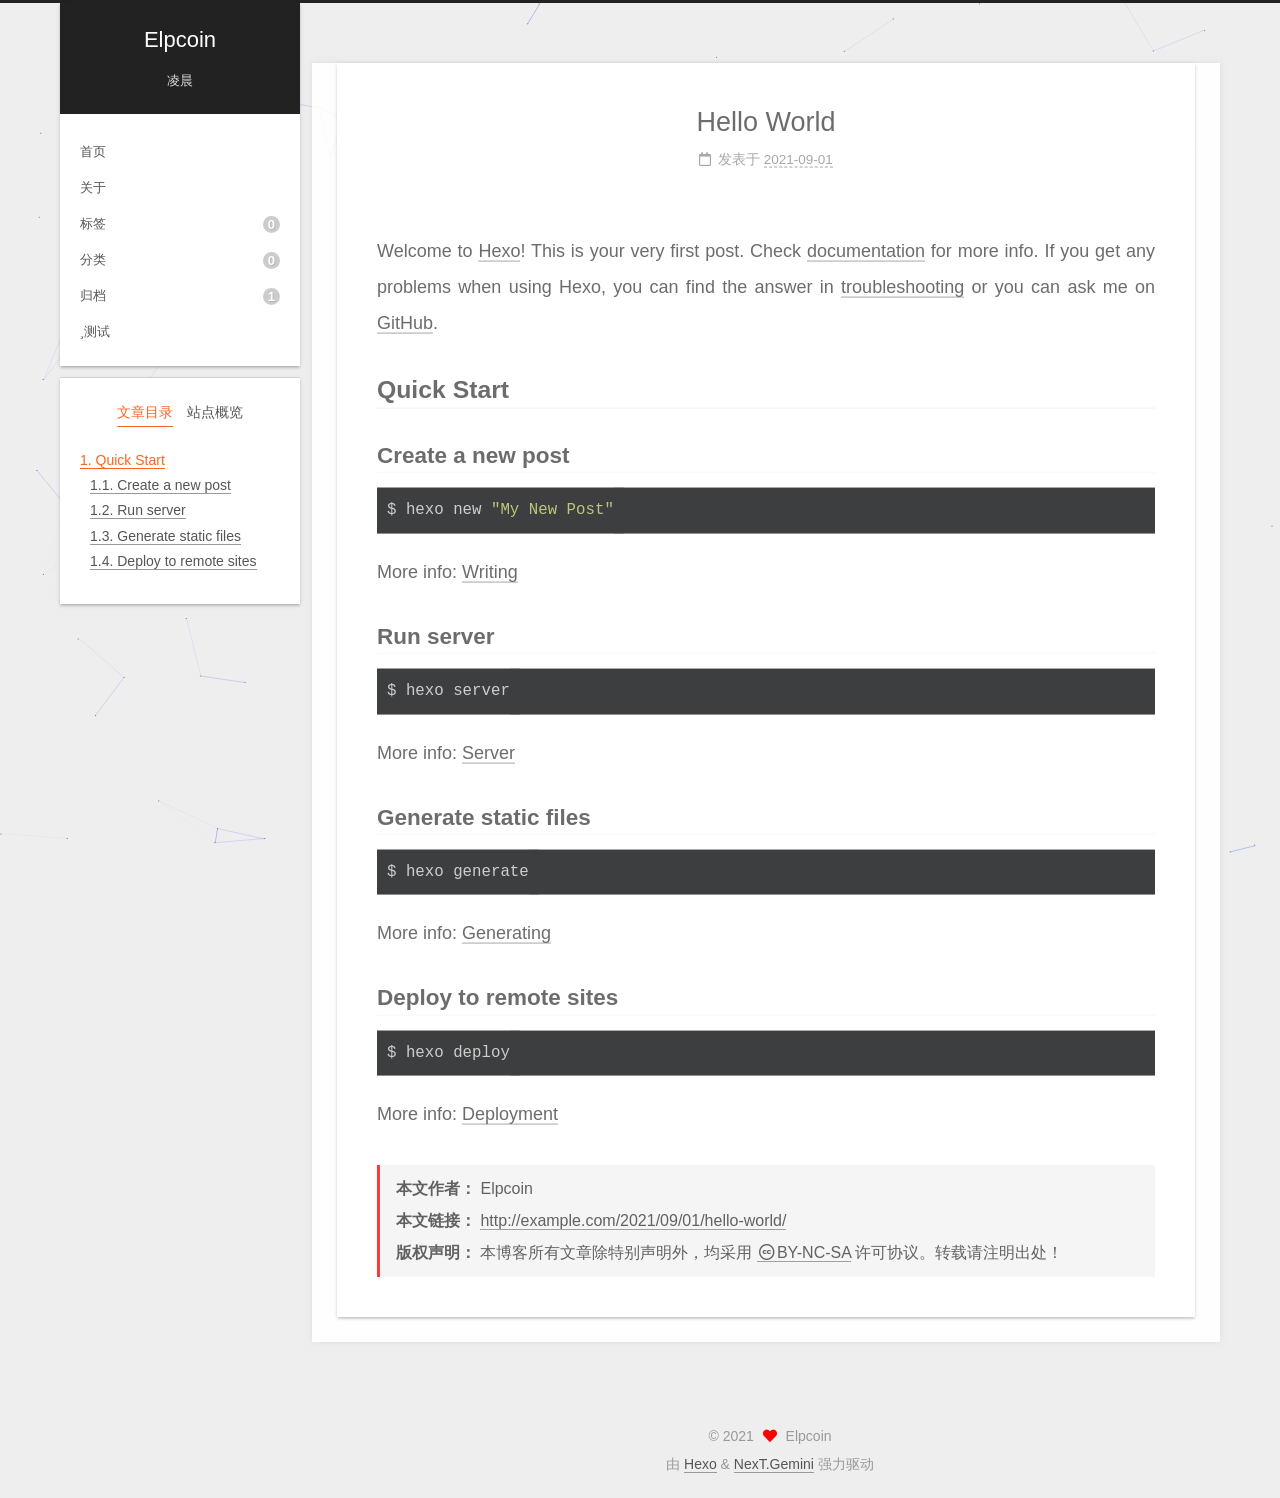
<file: 2021/09/01/hello-world/index.html>
<!DOCTYPE html>
<html lang="zh-CN">
<head>
  <meta charset="UTF-8">
<meta name="viewport" content="width=device-width, initial-scale=1, maximum-scale=2">
<meta name="theme-color" content="#222">
<meta name="generator" content="Hexo 5.4.0">
  <link rel="apple-touch-icon" sizes="180x180" href="/images/apple-touch-icon-next.png">
  <link rel="icon" type="image/png" sizes="32x32" href="/images/eva.ico">
  <link rel="icon" type="image/png" sizes="16x16" href="/images/eva.ico">
  <link rel="mask-icon" href="/images/logo.svg" color="#222">

<link rel="stylesheet" href="/css/main.css">


<link rel="stylesheet" href="/lib/font-awesome/css/all.min.css">

<script id="hexo-configurations">
    var NexT = window.NexT || {};
    var CONFIG = {"hostname":"example.com","root":"/","scheme":"Gemini","version":"7.8.0","exturl":false,"sidebar":{"position":"left","display":"post","padding":18,"offset":12,"onmobile":false},"copycode":{"enable":false,"show_result":false,"style":null},"back2top":{"enable":true,"sidebar":true,"scrollpercent":true},"bookmark":{"enable":false,"color":"#222","save":"auto"},"fancybox":false,"mediumzoom":false,"lazyload":false,"pangu":false,"comments":{"style":"tabs","active":null,"storage":true,"lazyload":false,"nav":null},"algolia":{"hits":{"per_page":10},"labels":{"input_placeholder":"Search for Posts","hits_empty":"We didn't find any results for the search: ${query}","hits_stats":"${hits} results found in ${time} ms"}},"localsearch":{"enable":false,"trigger":"auto","top_n_per_article":1,"unescape":false,"preload":false},"motion":{"enable":true,"async":false,"transition":{"post_block":"fadeIn","post_header":"slideDownIn","post_body":"slideDownIn","coll_header":"slideLeftIn","sidebar":"slideUpIn"}},"path":"search.xml"};
  </script>

  <meta name="description" content="Welcome to Hexo! This is your very first post. Check documentation for more info. If you get any problems when using Hexo, you can find the answer in troubleshooting or you can ask me on GitHub. Quick">
<meta property="og:type" content="article">
<meta property="og:title" content="Hello World">
<meta property="og:url" content="http://example.com/2021/09/01/hello-world/index.html">
<meta property="og:site_name" content="Elpcoin">
<meta property="og:description" content="Welcome to Hexo! This is your very first post. Check documentation for more info. If you get any problems when using Hexo, you can find the answer in troubleshooting or you can ask me on GitHub. Quick">
<meta property="og:locale" content="zh_CN">
<meta property="article:published_time" content="2021-09-01T06:15:17.041Z">
<meta property="article:modified_time" content="2021-09-01T06:15:17.041Z">
<meta property="article:author" content="Elpcoin">
<meta name="twitter:card" content="summary">

<link rel="canonical" href="http://example.com/2021/09/01/hello-world/">


<script id="page-configurations">
  // https://hexo.io/docs/variables.html
  CONFIG.page = {
    sidebar: "",
    isHome : false,
    isPost : true,
    lang   : 'zh-CN'
  };
</script>

  <title>Hello World | Elpcoin</title>
  






  <noscript>
  <style>
  .use-motion .brand,
  .use-motion .menu-item,
  .sidebar-inner,
  .use-motion .post-block,
  .use-motion .pagination,
  .use-motion .comments,
  .use-motion .post-header,
  .use-motion .post-body,
  .use-motion .collection-header { opacity: initial; }

  .use-motion .site-title,
  .use-motion .site-subtitle {
    opacity: initial;
    top: initial;
  }

  .use-motion .logo-line-before i { left: initial; }
  .use-motion .logo-line-after i { right: initial; }
  </style>
</noscript>

</head>

<body itemscope itemtype="http://schema.org/WebPage">
  <div class="container use-motion">
    <div class="headband"></div>

    <header class="header" itemscope itemtype="http://schema.org/WPHeader">
      <div class="header-inner"><div class="site-brand-container">
  <div class="site-nav-toggle">
    <div class="toggle" aria-label="切换导航栏">
      <span class="toggle-line toggle-line-first"></span>
      <span class="toggle-line toggle-line-middle"></span>
      <span class="toggle-line toggle-line-last"></span>
    </div>
  </div>

  <div class="site-meta">

    <a href="/" class="brand" rel="start">
      <span class="logo-line-before"><i></i></span>
      <h1 class="site-title">Elpcoin</h1>
      <span class="logo-line-after"><i></i></span>
    </a>
      <p class="site-subtitle" itemprop="description">凌晨</p>
  </div>

  <div class="site-nav-right">
    <div class="toggle popup-trigger">
    </div>
  </div>
</div>




<nav class="site-nav">
  <ul id="menu" class="main-menu menu">
        <li class="menu-item menu-item-home">

    <a href="/" rel="section"><i class="home fa-fw"></i>首页</a>

  </li>
        <li class="menu-item menu-item-about">

    <a href="/about/" rel="section"><i class="user fa-fw"></i>关于</a>

  </li>
        <li class="menu-item menu-item-tags">

    <a href="/tags/" rel="section"><i class="tags fa-fw"></i>标签<span class="badge">0</span></a>

  </li>
        <li class="menu-item menu-item-categories">

    <a href="/categories/" rel="section"><i class="th fa-fw"></i>分类<span class="badge">0</span></a>

  </li>
        <li class="menu-item menu-item-archives">

    <a href="/archives/" rel="section"><i class="archive fa-fw"></i>归档<span class="badge">1</span></a>

  </li>
        <li class="menu-item menu-item-test">

    <a href="/test/" rel="section"><i class="fa-star fa-fw"></i>测试</a>

  </li>
  </ul>
</nav>




</div>
    </header>

    


    <main class="main">
      <div class="main-inner">
        <div class="content-wrap">
          

          <div class="content post posts-expand">
            

    
  
  
  <article itemscope itemtype="http://schema.org/Article" class="post-block" lang="zh-CN">
    <link itemprop="mainEntityOfPage" href="http://example.com/2021/09/01/hello-world/">

    <span hidden itemprop="author" itemscope itemtype="http://schema.org/Person">
      <meta itemprop="image" content="/images/move.jpg">
      <meta itemprop="name" content="Elpcoin">
      <meta itemprop="description" content="人生苦短，python为伴">
    </span>

    <span hidden itemprop="publisher" itemscope itemtype="http://schema.org/Organization">
      <meta itemprop="name" content="Elpcoin">
    </span>
      <header class="post-header">
        <h1 class="post-title" itemprop="name headline">
          Hello World
        </h1>

        <div class="post-meta">
            <span class="post-meta-item">
              <span class="post-meta-item-icon">
                <i class="far fa-calendar"></i>
              </span>
              <span class="post-meta-item-text">发表于</span>

              <time title="创建时间：2021-09-01 14:15:17" itemprop="dateCreated datePublished" datetime="2021-09-01T14:15:17+08:00">2021-09-01</time>
            </span>

          

        </div>
      </header>

    
    
    
    <div class="post-body" itemprop="articleBody">

      
        <p>Welcome to <a target="_blank" rel="noopener" href="https://hexo.io/">Hexo</a>! This is your very first post. Check <a target="_blank" rel="noopener" href="https://hexo.io/docs/">documentation</a> for more info. If you get any problems when using Hexo, you can find the answer in <a target="_blank" rel="noopener" href="https://hexo.io/docs/troubleshooting.html">troubleshooting</a> or you can ask me on <a target="_blank" rel="noopener" href="https://github.com/hexojs/hexo/issues">GitHub</a>.</p>
<h2 id="Quick-Start"><a href="#Quick-Start" class="headerlink" title="Quick Start"></a>Quick Start</h2><h3 id="Create-a-new-post"><a href="#Create-a-new-post" class="headerlink" title="Create a new post"></a>Create a new post</h3><figure class="highlight bash"><table><tr><td class="code"><pre><span class="line">$ hexo new <span class="string">&quot;My New Post&quot;</span></span><br></pre></td></tr></table></figure>

<p>More info: <a target="_blank" rel="noopener" href="https://hexo.io/docs/writing.html">Writing</a></p>
<h3 id="Run-server"><a href="#Run-server" class="headerlink" title="Run server"></a>Run server</h3><figure class="highlight bash"><table><tr><td class="code"><pre><span class="line">$ hexo server</span><br></pre></td></tr></table></figure>

<p>More info: <a target="_blank" rel="noopener" href="https://hexo.io/docs/server.html">Server</a></p>
<h3 id="Generate-static-files"><a href="#Generate-static-files" class="headerlink" title="Generate static files"></a>Generate static files</h3><figure class="highlight bash"><table><tr><td class="code"><pre><span class="line">$ hexo generate</span><br></pre></td></tr></table></figure>

<p>More info: <a target="_blank" rel="noopener" href="https://hexo.io/docs/generating.html">Generating</a></p>
<h3 id="Deploy-to-remote-sites"><a href="#Deploy-to-remote-sites" class="headerlink" title="Deploy to remote sites"></a>Deploy to remote sites</h3><figure class="highlight bash"><table><tr><td class="code"><pre><span class="line">$ hexo deploy</span><br></pre></td></tr></table></figure>

<p>More info: <a target="_blank" rel="noopener" href="https://hexo.io/docs/one-command-deployment.html">Deployment</a></p>

    </div>

    
    
    
        

<div>
<ul class="post-copyright">
  <li class="post-copyright-author">
    <strong>本文作者： </strong>Elpcoin
  </li>
  <li class="post-copyright-link">
    <strong>本文链接：</strong>
    <a href="http://example.com/2021/09/01/hello-world/" title="Hello World">http://example.com/2021/09/01/hello-world/</a>
  </li>
  <li class="post-copyright-license">
    <strong>版权声明： </strong>本博客所有文章除特别声明外，均采用 <a href="https://creativecommons.org/licenses/by-nc-sa/4.0/" rel="noopener" target="_blank"><i class="fab fa-fw fa-creative-commons"></i>BY-NC-SA</a> 许可协议。转载请注明出处！
  </li>
</ul>
</div>


      <footer class="post-footer">

        


        
      </footer>
    
  </article>
  
  
  



          </div>
          

<script>
  window.addEventListener('tabs:register', () => {
    let { activeClass } = CONFIG.comments;
    if (CONFIG.comments.storage) {
      activeClass = localStorage.getItem('comments_active') || activeClass;
    }
    if (activeClass) {
      let activeTab = document.querySelector(`a[href="#comment-${activeClass}"]`);
      if (activeTab) {
        activeTab.click();
      }
    }
  });
  if (CONFIG.comments.storage) {
    window.addEventListener('tabs:click', event => {
      if (!event.target.matches('.tabs-comment .tab-content .tab-pane')) return;
      let commentClass = event.target.classList[1];
      localStorage.setItem('comments_active', commentClass);
    });
  }
</script>

        </div>
          
  
  <div class="toggle sidebar-toggle">
    <span class="toggle-line toggle-line-first"></span>
    <span class="toggle-line toggle-line-middle"></span>
    <span class="toggle-line toggle-line-last"></span>
  </div>

  <aside class="sidebar">
    <div class="sidebar-inner">

      <ul class="sidebar-nav motion-element">
        <li class="sidebar-nav-toc">
          文章目录
        </li>
        <li class="sidebar-nav-overview">
          站点概览
        </li>
      </ul>

      <!--noindex-->
      <div class="post-toc-wrap sidebar-panel">
          <div class="post-toc motion-element"><ol class="nav"><li class="nav-item nav-level-2"><a class="nav-link" href="#Quick-Start"><span class="nav-number">1.</span> <span class="nav-text">Quick Start</span></a><ol class="nav-child"><li class="nav-item nav-level-3"><a class="nav-link" href="#Create-a-new-post"><span class="nav-number">1.1.</span> <span class="nav-text">Create a new post</span></a></li><li class="nav-item nav-level-3"><a class="nav-link" href="#Run-server"><span class="nav-number">1.2.</span> <span class="nav-text">Run server</span></a></li><li class="nav-item nav-level-3"><a class="nav-link" href="#Generate-static-files"><span class="nav-number">1.3.</span> <span class="nav-text">Generate static files</span></a></li><li class="nav-item nav-level-3"><a class="nav-link" href="#Deploy-to-remote-sites"><span class="nav-number">1.4.</span> <span class="nav-text">Deploy to remote sites</span></a></li></ol></li></ol></div>
      </div>
      <!--/noindex-->

      <div class="site-overview-wrap sidebar-panel">
        <div class="site-author motion-element" itemprop="author" itemscope itemtype="http://schema.org/Person">
    <img class="site-author-image" itemprop="image" alt="Elpcoin"
      src="/images/move.jpg">
  <p class="site-author-name" itemprop="name">Elpcoin</p>
  <div class="site-description" itemprop="description">人生苦短，python为伴</div>
</div>
<div class="site-state-wrap motion-element">
  <nav class="site-state">
      <div class="site-state-item site-state-posts">
          <a href="/archives/">
        
          <span class="site-state-item-count">1</span>
          <span class="site-state-item-name">日志</span>
        </a>
      </div>
  </nav>
</div>



      </div>
        <div class="back-to-top motion-element">
          <i class="fa fa-arrow-up"></i>
          <span>0%</span>
        </div>

    </div>
  </aside>
  <div id="sidebar-dimmer"></div>


      </div>
    </main>

    <footer class="footer">
      <div class="footer-inner">
        

        

<div class="copyright">
  
  &copy; 
  <span itemprop="copyrightYear">2021</span>
  <span class="with-love">
    <i class="fa fa-heart"></i>
  </span>
  <span class="author" itemprop="copyrightHolder">Elpcoin</span>
</div>
  <div class="powered-by">由 <a href="https://hexo.io/" class="theme-link" rel="noopener" target="_blank">Hexo</a> & <a href="https://theme-next.org/" class="theme-link" rel="noopener" target="_blank">NexT.Gemini</a> 强力驱动
  </div>

        








      </div>
    </footer>
  </div>

  
  
  <script color='0,0,255' opacity='0.5' zIndex='-1' count='99' src="/lib/canvas-nest/canvas-nest.min.js"></script>
  <script src="/lib/anime.min.js"></script>
  <script src="/lib/velocity/velocity.min.js"></script>
  <script src="/lib/velocity/velocity.ui.min.js"></script>

<script src="/js/utils.js"></script>

<script src="/js/motion.js"></script>


<script src="/js/schemes/pisces.js"></script>


<script src="/js/next-boot.js"></script>




  















  

  

</body>
</html>
</file>
<file: css/main.css>
.post {
  margin-top: 60px;
  margin-bottom: 60px;
  padding: 25px;
  background: rgba(255,255,255,0.9) none repeat scroll !important;
  -webkit-box-shadow: 0 0 5px rgba(202,203,203,0.5);
  -moz-box-shadow: 0 0 5px rgba(202,203,204,0.5);
}
:root {
  --body-bg-color: #eee;
  --content-bg-color: #fff;
  --card-bg-color: #f5f5f5;
  --text-color: #555;
  --blockquote-color: #666;
  --link-color: #555;
  --link-hover-color: #222;
  --brand-color: #fff;
  --brand-hover-color: #fff;
  --table-row-odd-bg-color: #f9f9f9;
  --table-row-hover-bg-color: #f5f5f5;
  --menu-item-bg-color: #f5f5f5;
  --btn-default-bg: #fff;
  --btn-default-color: #555;
  --btn-default-border-color: #555;
  --btn-default-hover-bg: #222;
  --btn-default-hover-color: #fff;
  --btn-default-hover-border-color: #222;
}
html {
  line-height: 1.15; /* 1 */
  -webkit-text-size-adjust: 100%; /* 2 */
}
body {
  margin: 0;
}
main {
  display: block;
}
h1 {
  font-size: 2em;
  margin: 0.67em 0;
}
hr {
  box-sizing: content-box; /* 1 */
  height: 0; /* 1 */
  overflow: visible; /* 2 */
}
pre {
  font-family: monospace, monospace; /* 1 */
  font-size: 1em; /* 2 */
}
a {
  background: transparent;
}
abbr[title] {
  border-bottom: none; /* 1 */
  text-decoration: underline; /* 2 */
  text-decoration: underline dotted; /* 2 */
}
b,
strong {
  font-weight: bolder;
}
code,
kbd,
samp {
  font-family: monospace, monospace; /* 1 */
  font-size: 1em; /* 2 */
}
small {
  font-size: 80%;
}
sub,
sup {
  font-size: 75%;
  line-height: 0;
  position: relative;
  vertical-align: baseline;
}
sub {
  bottom: -0.25em;
}
sup {
  top: -0.5em;
}
img {
  border-style: none;
}
button,
input,
optgroup,
select,
textarea {
  font-family: inherit; /* 1 */
  font-size: 100%; /* 1 */
  line-height: 1.15; /* 1 */
  margin: 0; /* 2 */
}
button,
input {
/* 1 */
  overflow: visible;
}
button,
select {
/* 1 */
  text-transform: none;
}
button,
[type='button'],
[type='reset'],
[type='submit'] {
  -webkit-appearance: button;
}
button::-moz-focus-inner,
[type='button']::-moz-focus-inner,
[type='reset']::-moz-focus-inner,
[type='submit']::-moz-focus-inner {
  border-style: none;
  padding: 0;
}
button:-moz-focusring,
[type='button']:-moz-focusring,
[type='reset']:-moz-focusring,
[type='submit']:-moz-focusring {
  outline: 1px dotted ButtonText;
}
fieldset {
  padding: 0.35em 0.75em 0.625em;
}
legend {
  box-sizing: border-box; /* 1 */
  color: inherit; /* 2 */
  display: table; /* 1 */
  max-width: 100%; /* 1 */
  padding: 0; /* 3 */
  white-space: normal; /* 1 */
}
progress {
  vertical-align: baseline;
}
textarea {
  overflow: auto;
}
[type='checkbox'],
[type='radio'] {
  box-sizing: border-box; /* 1 */
  padding: 0; /* 2 */
}
[type='number']::-webkit-inner-spin-button,
[type='number']::-webkit-outer-spin-button {
  height: auto;
}
[type='search'] {
  outline-offset: -2px; /* 2 */
  -webkit-appearance: textfield; /* 1 */
}
[type='search']::-webkit-search-decoration {
  -webkit-appearance: none;
}
::-webkit-file-upload-button {
  font: inherit; /* 2 */
  -webkit-appearance: button; /* 1 */
}
details {
  display: block;
}
summary {
  display: list-item;
}
template {
  display: none;
}
[hidden] {
  display: none;
}
::selection {
  background: #262a30;
  color: #eee;
}
html,
body {
  height: 100%;
}
body {
  background: var(--body-bg-color);
  color: var(--text-color);
  font-family: 'Lato', "PingFang SC", "Microsoft YaHei", sans-serif;
  font-size: 1em;
  line-height: 2;
}
@media (max-width: 991px) {
  body {
    padding-left: 0 !important;
    padding-right: 0 !important;
  }
}
h1,
h2,
h3,
h4,
h5,
h6 {
  font-family: 'Lato', "PingFang SC", "Microsoft YaHei", sans-serif;
  font-weight: bold;
  line-height: 1.5;
  margin: 20px 0 15px;
}
h1 {
  font-size: 1.5em;
}
h2 {
  font-size: 1.375em;
}
h3 {
  font-size: 1.25em;
}
h4 {
  font-size: 1.125em;
}
h5 {
  font-size: 1em;
}
h6 {
  font-size: 0.875em;
}
p {
  margin: 0 0 20px 0;
}
a,
span.exturl {
  border-bottom: 1px solid #999;
  color: var(--link-color);
  outline: 0;
  text-decoration: none;
  overflow-wrap: break-word;
  word-wrap: break-word;
  cursor: pointer;
}
a:hover,
span.exturl:hover {
  border-bottom-color: var(--link-hover-color);
  color: var(--link-hover-color);
}
iframe,
img,
video {
  display: block;
  margin-left: auto;
  margin-right: auto;
  max-width: 100%;
}
hr {
  background-image: repeating-linear-gradient(-45deg, #ddd, #ddd 4px, transparent 4px, transparent 8px);
  border: 0;
  height: 3px;
  margin: 40px 0;
}
blockquote {
  border-left: 4px solid #ddd;
  color: var(--blockquote-color);
  margin: 0;
  padding: 0 15px;
}
blockquote cite::before {
  content: '-';
  padding: 0 5px;
}
dt {
  font-weight: bold;
}
dd {
  margin: 0;
  padding: 0;
}
kbd {
  background-color: #f5f5f5;
  background-image: linear-gradient(#eee, #fff, #eee);
  border: 1px solid #ccc;
  border-radius: 0.2em;
  box-shadow: 0.1em 0.1em 0.2em rgba(0,0,0,0.1);
  color: #555;
  font-family: inherit;
  padding: 0.1em 0.3em;
  white-space: nowrap;
}
.table-container {
  overflow: auto;
}
table {
  border-collapse: collapse;
  border-spacing: 0;
  font-size: 0.875em;
  margin: 0 0 20px 0;
  width: 100%;
}
tbody tr:nth-of-type(odd) {
  background: var(--table-row-odd-bg-color);
}
tbody tr:hover {
  background: var(--table-row-hover-bg-color);
}
caption,
th,
td {
  font-weight: normal;
  padding: 8px;
  vertical-align: middle;
}
th,
td {
  border: 1px solid #ddd;
  border-bottom: 3px solid #ddd;
}
th {
  font-weight: 700;
  padding-bottom: 10px;
}
td {
  border-bottom-width: 1px;
}
.btn {
  background: var(--btn-default-bg);
  border: 2px solid var(--btn-default-border-color);
  border-radius: 2px;
  color: var(--btn-default-color);
  display: inline-block;
  font-size: 0.875em;
  line-height: 2;
  padding: 0 20px;
  text-decoration: none;
  transition-property: background-color;
  transition-delay: 0s;
  transition-duration: 0.2s;
  transition-timing-function: ease-in-out;
}
.btn:hover {
  background: var(--btn-default-hover-bg);
  border-color: var(--btn-default-hover-border-color);
  color: var(--btn-default-hover-color);
}
.btn + .btn {
  margin: 0 0 8px 8px;
}
.btn .fa-fw {
  text-align: left;
  width: 1.285714285714286em;
}
.toggle {
  line-height: 0;
}
.toggle .toggle-line {
  background: #fff;
  display: inline-block;
  height: 2px;
  left: 0;
  position: relative;
  top: 0;
  transition: all 0.4s;
  vertical-align: top;
  width: 100%;
}
.toggle .toggle-line:not(:first-child) {
  margin-top: 3px;
}
.toggle.toggle-arrow .toggle-line-first {
  left: 50%;
  top: 2px;
  transform: rotate(45deg);
  width: 50%;
}
.toggle.toggle-arrow .toggle-line-middle {
  left: 2px;
  width: 90%;
}
.toggle.toggle-arrow .toggle-line-last {
  left: 50%;
  top: -2px;
  transform: rotate(-45deg);
  width: 50%;
}
.toggle.toggle-close .toggle-line-first {
  transform: rotate(-45deg);
  top: 5px;
}
.toggle.toggle-close .toggle-line-middle {
  opacity: 0;
}
.toggle.toggle-close .toggle-line-last {
  transform: rotate(45deg);
  top: -5px;
}
.highlight,
pre {
  background: #1d1f21;
  color: #c5c8c6;
  line-height: 1.6;
  margin: 0 auto 20px;
}
pre,
code {
  font-family: consolas, Menlo, monospace, "PingFang SC", "Microsoft YaHei";
}
code {
  background: #eee;
  border-radius: 3px;
  color: #555;
  padding: 2px 4px;
  overflow-wrap: break-word;
  word-wrap: break-word;
}
.highlight *::selection {
  background: #373b41;
}
.highlight pre {
  border: 0;
  margin: 0;
  padding: 10px 0;
}
.highlight table {
  border: 0;
  margin: 0;
  width: auto;
}
.highlight td {
  border: 0;
  padding: 0;
}
.highlight figcaption {
  background: #000;
  color: #c5c8c6;
  display: flex;
  font-size: 0.875em;
  justify-content: space-between;
  line-height: 1.2;
  padding: 0.5em;
}
.highlight figcaption a {
  color: #c5c8c6;
}
.highlight figcaption a:hover {
  border-bottom-color: #c5c8c6;
}
.highlight .gutter {
  -moz-user-select: none;
  -ms-user-select: none;
  -webkit-user-select: none;
  user-select: none;
}
.highlight .gutter pre {
  background: #000;
  color: #888f96;
  padding-left: 10px;
  padding-right: 10px;
  text-align: right;
}
.highlight .code pre {
  background: #1d1f21;
  padding-left: 10px;
  width: 100%;
}
.gist table {
  width: auto;
}
.gist table td {
  border: 0;
}
pre {
  overflow: auto;
  padding: 10px;
}
pre code {
  background: none;
  color: #c5c8c6;
  font-size: 0.875em;
  padding: 0;
  text-shadow: none;
}
pre .deletion {
  background: #800000;
}
pre .addition {
  background: #008000;
}
pre .meta {
  color: #f0c674;
  -moz-user-select: none;
  -ms-user-select: none;
  -webkit-user-select: none;
  user-select: none;
}
pre .comment {
  color: #969896;
}
pre .variable,
pre .attribute,
pre .tag,
pre .name,
pre .regexp,
pre .ruby .constant,
pre .xml .tag .title,
pre .xml .pi,
pre .xml .doctype,
pre .html .doctype,
pre .css .id,
pre .css .class,
pre .css .pseudo {
  color: #c66;
}
pre .number,
pre .preprocessor,
pre .built_in,
pre .builtin-name,
pre .literal,
pre .params,
pre .constant,
pre .command {
  color: #de935f;
}
pre .ruby .class .title,
pre .css .rules .attribute,
pre .string,
pre .symbol,
pre .value,
pre .inheritance,
pre .header,
pre .ruby .symbol,
pre .xml .cdata,
pre .special,
pre .formula {
  color: #b5bd68;
}
pre .title,
pre .css .hexcolor {
  color: #8abeb7;
}
pre .function,
pre .python .decorator,
pre .python .title,
pre .ruby .function .title,
pre .ruby .title .keyword,
pre .perl .sub,
pre .javascript .title,
pre .coffeescript .title {
  color: #81a2be;
}
pre .keyword,
pre .javascript .function {
  color: #b294bb;
}
.blockquote-center {
  border-left: none;
  margin: 40px 0;
  padding: 0;
  position: relative;
  text-align: center;
}
.blockquote-center .fa {
  display: block;
  opacity: 0.6;
  position: absolute;
  width: 100%;
}
.blockquote-center .fa-quote-left {
  border-top: 1px solid #ccc;
  text-align: left;
  top: -20px;
}
.blockquote-center .fa-quote-right {
  border-bottom: 1px solid #ccc;
  text-align: right;
  bottom: -20px;
}
.blockquote-center p,
.blockquote-center div {
  text-align: center;
}
.post-body .group-picture img {
  margin: 0 auto;
  padding: 0 3px;
}
.group-picture-row {
  margin-bottom: 6px;
  overflow: hidden;
}
.group-picture-column {
  float: left;
  margin-bottom: 10px;
}
.post-body .label {
  color: #555;
  display: inline;
  padding: 0 2px;
}
.post-body .label.default {
  background: #f0f0f0;
}
.post-body .label.primary {
  background: #efe6f7;
}
.post-body .label.info {
  background: #e5f2f8;
}
.post-body .label.success {
  background: #e7f4e9;
}
.post-body .label.warning {
  background: #fcf6e1;
}
.post-body .label.danger {
  background: #fae8eb;
}
.post-body .tabs {
  margin-bottom: 20px;
}
.post-body .tabs,
.tabs-comment {
  display: block;
  padding-top: 10px;
  position: relative;
}
.post-body .tabs ul.nav-tabs,
.tabs-comment ul.nav-tabs {
  display: flex;
  flex-wrap: wrap;
  margin: 0;
  margin-bottom: -1px;
  padding: 0;
}
@media (max-width: 413px) {
  .post-body .tabs ul.nav-tabs,
  .tabs-comment ul.nav-tabs {
    display: block;
    margin-bottom: 5px;
  }
}
.post-body .tabs ul.nav-tabs li.tab,
.tabs-comment ul.nav-tabs li.tab {
  border-bottom: 1px solid #ddd;
  border-left: 1px solid transparent;
  border-right: 1px solid transparent;
  border-top: 3px solid transparent;
  flex-grow: 1;
  list-style-type: none;
  border-radius: 0 0 0 0;
}
@media (max-width: 413px) {
  .post-body .tabs ul.nav-tabs li.tab,
  .tabs-comment ul.nav-tabs li.tab {
    border-bottom: 1px solid transparent;
    border-left: 3px solid transparent;
    border-right: 1px solid transparent;
    border-top: 1px solid transparent;
  }
}
@media (max-width: 413px) {
  .post-body .tabs ul.nav-tabs li.tab,
  .tabs-comment ul.nav-tabs li.tab {
    border-radius: 0;
  }
}
.post-body .tabs ul.nav-tabs li.tab a,
.tabs-comment ul.nav-tabs li.tab a {
  border-bottom: initial;
  display: block;
  line-height: 1.8;
  outline: 0;
  padding: 0.25em 0.75em;
  text-align: center;
  transition-delay: 0s;
  transition-duration: 0.2s;
  transition-timing-function: ease-out;
}
.post-body .tabs ul.nav-tabs li.tab a i,
.tabs-comment ul.nav-tabs li.tab a i {
  width: 1.285714285714286em;
}
.post-body .tabs ul.nav-tabs li.tab.active,
.tabs-comment ul.nav-tabs li.tab.active {
  border-bottom: 1px solid transparent;
  border-left: 1px solid #ddd;
  border-right: 1px solid #ddd;
  border-top: 3px solid #fc6423;
}
@media (max-width: 413px) {
  .post-body .tabs ul.nav-tabs li.tab.active,
  .tabs-comment ul.nav-tabs li.tab.active {
    border-bottom: 1px solid #ddd;
    border-left: 3px solid #fc6423;
    border-right: 1px solid #ddd;
    border-top: 1px solid #ddd;
  }
}
.post-body .tabs ul.nav-tabs li.tab.active a,
.tabs-comment ul.nav-tabs li.tab.active a {
  color: var(--link-color);
  cursor: default;
}
.post-body .tabs .tab-content .tab-pane,
.tabs-comment .tab-content .tab-pane {
  border: 1px solid #ddd;
  border-top: 0;
  padding: 20px 20px 0 20px;
  border-radius: 0;
}
.post-body .tabs .tab-content .tab-pane:not(.active),
.tabs-comment .tab-content .tab-pane:not(.active) {
  display: none;
}
.post-body .tabs .tab-content .tab-pane.active,
.tabs-comment .tab-content .tab-pane.active {
  display: block;
}
.post-body .tabs .tab-content .tab-pane.active:nth-of-type(1),
.tabs-comment .tab-content .tab-pane.active:nth-of-type(1) {
  border-radius: 0 0 0 0;
}
@media (max-width: 413px) {
  .post-body .tabs .tab-content .tab-pane.active:nth-of-type(1),
  .tabs-comment .tab-content .tab-pane.active:nth-of-type(1) {
    border-radius: 0;
  }
}
.post-body .note {
  border-radius: 3px;
  margin-bottom: 20px;
  padding: 1em;
  position: relative;
  border: 1px solid #eee;
  border-left-width: 5px;
}
.post-body .note h2,
.post-body .note h3,
.post-body .note h4,
.post-body .note h5,
.post-body .note h6 {
  margin-top: 0;
  border-bottom: initial;
  margin-bottom: 0;
  padding-top: 0;
}
.post-body .note p:first-child,
.post-body .note ul:first-child,
.post-body .note ol:first-child,
.post-body .note table:first-child,
.post-body .note pre:first-child,
.post-body .note blockquote:first-child,
.post-body .note img:first-child {
  margin-top: 0;
}
.post-body .note p:last-child,
.post-body .note ul:last-child,
.post-body .note ol:last-child,
.post-body .note table:last-child,
.post-body .note pre:last-child,
.post-body .note blockquote:last-child,
.post-body .note img:last-child {
  margin-bottom: 0;
}
.post-body .note.default {
  border-left-color: #777;
}
.post-body .note.default h2,
.post-body .note.default h3,
.post-body .note.default h4,
.post-body .note.default h5,
.post-body .note.default h6 {
  color: #777;
}
.post-body .note.primary {
  border-left-color: #6f42c1;
}
.post-body .note.primary h2,
.post-body .note.primary h3,
.post-body .note.primary h4,
.post-body .note.primary h5,
.post-body .note.primary h6 {
  color: #6f42c1;
}
.post-body .note.info {
  border-left-color: #428bca;
}
.post-body .note.info h2,
.post-body .note.info h3,
.post-body .note.info h4,
.post-body .note.info h5,
.post-body .note.info h6 {
  color: #428bca;
}
.post-body .note.success {
  border-left-color: #5cb85c;
}
.post-body .note.success h2,
.post-body .note.success h3,
.post-body .note.success h4,
.post-body .note.success h5,
.post-body .note.success h6 {
  color: #5cb85c;
}
.post-body .note.warning {
  border-left-color: #f0ad4e;
}
.post-body .note.warning h2,
.post-body .note.warning h3,
.post-body .note.warning h4,
.post-body .note.warning h5,
.post-body .note.warning h6 {
  color: #f0ad4e;
}
.post-body .note.danger {
  border-left-color: #d9534f;
}
.post-body .note.danger h2,
.post-body .note.danger h3,
.post-body .note.danger h4,
.post-body .note.danger h5,
.post-body .note.danger h6 {
  color: #d9534f;
}
.pagination .prev,
.pagination .next,
.pagination .page-number,
.pagination .space {
  display: inline-block;
  margin: 0 10px;
  padding: 0 11px;
  position: relative;
  top: -1px;
}
@media (max-width: 767px) {
  .pagination .prev,
  .pagination .next,
  .pagination .page-number,
  .pagination .space {
    margin: 0 5px;
  }
}
.pagination {
  border-top: 1px solid #eee;
  margin: 120px 0 0;
  text-align: center;
}
.pagination .prev,
.pagination .next,
.pagination .page-number {
  border-bottom: 0;
  border-top: 1px solid #eee;
  transition-property: border-color;
  transition-delay: 0s;
  transition-duration: 0.2s;
  transition-timing-function: ease-in-out;
}
.pagination .prev:hover,
.pagination .next:hover,
.pagination .page-number:hover {
  border-top-color: #222;
}
.pagination .space {
  margin: 0;
  padding: 0;
}
.pagination .prev {
  margin-left: 0;
}
.pagination .next {
  margin-right: 0;
}
.pagination .page-number.current {
  background: #ccc;
  border-top-color: #ccc;
  color: #fff;
}
@media (max-width: 767px) {
  .pagination {
    border-top: none;
  }
  .pagination .prev,
  .pagination .next,
  .pagination .page-number {
    border-bottom: 1px solid #eee;
    border-top: 0;
    margin-bottom: 10px;
    padding: 0 10px;
  }
  .pagination .prev:hover,
  .pagination .next:hover,
  .pagination .page-number:hover {
    border-bottom-color: #222;
  }
}
.comments {
  margin-top: 60px;
  overflow: hidden;
}
.comment-button-group {
  display: flex;
  flex-wrap: wrap-reverse;
  justify-content: center;
  margin: 1em 0;
}
.comment-button-group .comment-button {
  margin: 0.1em 0.2em;
}
.comment-button-group .comment-button.active {
  background: var(--btn-default-hover-bg);
  border-color: var(--btn-default-hover-border-color);
  color: var(--btn-default-hover-color);
}
.comment-position {
  display: none;
}
.comment-position.active {
  display: block;
}
.tabs-comment {
  background: var(--content-bg-color);
  margin-top: 4em;
  padding-top: 0;
}
.tabs-comment .comments {
  border: 0;
  box-shadow: none;
  margin-top: 0;
  padding-top: 0;
}
.container {
  min-height: 100%;
  position: relative;
}
.main-inner {
  margin: 0 auto;
  width: calc(100% - 20px);
}
@media (min-width: 1200px) {
  .main-inner {
    width: 1160px;
  }
}
@media (min-width: 1600px) {
  .main-inner {
    width: 73%;
  }
}
@media (max-width: 767px) {
  .content-wrap {
    padding: 0 20px;
  }
}
.header {
  background: transparent;
}
.header-inner {
  margin: 0 auto;
  width: calc(100% - 20px);
}
@media (min-width: 1200px) {
  .header-inner {
    width: 1160px;
  }
}
@media (min-width: 1600px) {
  .header-inner {
    width: 73%;
  }
}
.site-brand-container {
  display: flex;
  flex-shrink: 0;
  padding: 0 10px;
}
.headband {
  background: #222;
  height: 3px;
}
.site-meta {
  flex-grow: 1;
  text-align: center;
}
@media (max-width: 767px) {
  .site-meta {
    text-align: center;
  }
}
.brand {
  border-bottom: none;
  color: var(--brand-color);
  display: inline-block;
  line-height: 1.375em;
  padding: 0 40px;
  position: relative;
}
.brand:hover {
  color: var(--brand-hover-color);
}
.site-title {
  font-family: 'Lato', "PingFang SC", "Microsoft YaHei", sans-serif;
  font-size: 1.375em;
  font-weight: normal;
  margin: 0;
}
.site-subtitle {
  color: #ddd;
  font-size: 0.8125em;
  margin: 10px 0;
}
.use-motion .brand {
  opacity: 0;
}
.use-motion .site-title,
.use-motion .site-subtitle,
.use-motion .custom-logo-image {
  opacity: 0;
  position: relative;
  top: -10px;
}
.site-nav-toggle,
.site-nav-right {
  display: none;
}
@media (max-width: 767px) {
  .site-nav-toggle,
  .site-nav-right {
    display: flex;
    flex-direction: column;
    justify-content: center;
  }
}
.site-nav-toggle .toggle,
.site-nav-right .toggle {
  color: var(--text-color);
  padding: 10px;
  width: 22px;
}
.site-nav-toggle .toggle .toggle-line,
.site-nav-right .toggle .toggle-line {
  background: var(--text-color);
  border-radius: 1px;
}
.site-nav {
  display: block;
}
@media (max-width: 767px) {
  .site-nav {
    clear: both;
    display: none;
  }
}
.site-nav.site-nav-on {
  display: block;
}
.menu {
  margin-top: 20px;
  padding-left: 0;
  text-align: center;
}
.menu-item {
  display: inline-block;
  list-style: none;
  margin: 0 10px;
}
@media (max-width: 767px) {
  .menu-item {
    display: block;
    margin-top: 10px;
  }
  .menu-item.menu-item-search {
    display: none;
  }
}
.menu-item a,
.menu-item span.exturl {
  border-bottom: 0;
  display: block;
  font-size: 0.8125em;
  transition-property: border-color;
  transition-delay: 0s;
  transition-duration: 0.2s;
  transition-timing-function: ease-in-out;
}
@media (hover: none) {
  .menu-item a:hover,
  .menu-item span.exturl:hover {
    border-bottom-color: transparent !important;
  }
}
.menu-item .fa,
.menu-item .fab,
.menu-item .far,
.menu-item .fas {
  margin-right: 8px;
}
.menu-item .badge {
  display: inline-block;
  font-weight: bold;
  line-height: 1;
  margin-left: 0.35em;
  margin-top: 0.35em;
  text-align: center;
  white-space: nowrap;
}
@media (max-width: 767px) {
  .menu-item .badge {
    float: right;
    margin-left: 0;
  }
}
.menu-item-active a,
.menu .menu-item a:hover,
.menu .menu-item span.exturl:hover {
  background: var(--menu-item-bg-color);
}
.use-motion .menu-item {
  opacity: 0;
}
.sidebar {
  background: #222;
  bottom: 0;
  position: fixed;
  top: 0;
}
@media (max-width: 991px) {
  .sidebar {
    display: none;
  }
}
.sidebar-inner {
  color: #999;
  padding: 18px 10px;
  text-align: center;
}
.cc-license {
  margin-top: 10px;
  text-align: center;
}
.cc-license .cc-opacity {
  border-bottom: none;
  opacity: 0.7;
}
.cc-license .cc-opacity:hover {
  opacity: 0.9;
}
.cc-license img {
  display: inline-block;
}
.site-author-image {
  border: 1px solid #eee;
  display: block;
  margin: 0 auto;
  max-width: 120px;
  padding: 2px;
  border-radius: 50%;
}
.site-author-name {
  color: var(--text-color);
  font-weight: 600;
  margin: 0;
  text-align: center;
}
.site-description {
  color: #999;
  font-size: 0.8125em;
  margin-top: 0;
  text-align: center;
}
.links-of-author {
  margin-top: 15px;
}
.links-of-author a,
.links-of-author span.exturl {
  border-bottom-color: #555;
  display: inline-block;
  font-size: 0.8125em;
  margin-bottom: 10px;
  margin-right: 10px;
  vertical-align: middle;
}
.links-of-author a::before,
.links-of-author span.exturl::before {
  background: #ff32e2;
  border-radius: 50%;
  content: ' ';
  display: inline-block;
  height: 4px;
  margin-right: 3px;
  vertical-align: middle;
  width: 4px;
}
.sidebar-button {
  margin-top: 15px;
}
.sidebar-button a {
  border: 1px solid #fc6423;
  border-radius: 4px;
  color: #fc6423;
  display: inline-block;
  padding: 0 15px;
}
.sidebar-button a .fa,
.sidebar-button a .fab,
.sidebar-button a .far,
.sidebar-button a .fas {
  margin-right: 5px;
}
.sidebar-button a:hover {
  background: #fc6423;
  border: 1px solid #fc6423;
  color: #fff;
}
.sidebar-button a:hover .fa,
.sidebar-button a:hover .fab,
.sidebar-button a:hover .far,
.sidebar-button a:hover .fas {
  color: #fff;
}
.links-of-blogroll {
  font-size: 0.8125em;
  margin-top: 10px;
}
.links-of-blogroll-title {
  font-size: 0.875em;
  font-weight: 600;
  margin-top: 0;
}
.links-of-blogroll-list {
  list-style: none;
  margin: 0;
  padding: 0;
}
#sidebar-dimmer {
  display: none;
}
@media (max-width: 767px) {
  #sidebar-dimmer {
    background: #000;
    display: block;
    height: 100%;
    left: 100%;
    opacity: 0;
    position: fixed;
    top: 0;
    width: 100%;
    z-index: 1100;
  }
  .sidebar-active + #sidebar-dimmer {
    opacity: 0.7;
    transform: translateX(-100%);
    transition: opacity 0.5s;
  }
}
.sidebar-nav {
  margin: 0;
  padding-bottom: 20px;
  padding-left: 0;
}
.sidebar-nav li {
  border-bottom: 1px solid transparent;
  color: var(--text-color);
  cursor: pointer;
  display: inline-block;
  font-size: 0.875em;
}
.sidebar-nav li.sidebar-nav-overview {
  margin-left: 10px;
}
.sidebar-nav li:hover {
  color: #fc6423;
}
.sidebar-nav .sidebar-nav-active {
  border-bottom-color: #fc6423;
  color: #fc6423;
}
.sidebar-nav .sidebar-nav-active:hover {
  color: #fc6423;
}
.sidebar-panel {
  display: none;
  overflow-x: hidden;
  overflow-y: auto;
}
.sidebar-panel-active {
  display: block;
}
.sidebar-toggle {
  background: #222;
  bottom: 45px;
  cursor: pointer;
  height: 14px;
  left: 30px;
  padding: 5px;
  position: fixed;
  width: 14px;
  z-index: 1300;
}
@media (max-width: 991px) {
  .sidebar-toggle {
    left: 20px;
    opacity: 0.8;
    display: none;
  }
}
.sidebar-toggle:hover .toggle-line {
  background: #fc6423;
}
.post-toc {
  font-size: 0.875em;
}
.post-toc ol {
  list-style: none;
  margin: 0;
  padding: 0 2px 5px 10px;
  text-align: left;
}
.post-toc ol > ol {
  padding-left: 0;
}
.post-toc ol a {
  transition-property: all;
  transition-delay: 0s;
  transition-duration: 0.2s;
  transition-timing-function: ease-in-out;
}
.post-toc .nav-item {
  line-height: 1.8;
  overflow: hidden;
  text-overflow: ellipsis;
  white-space: nowrap;
}
.post-toc .nav .nav-child {
  display: none;
}
.post-toc .nav .active > .nav-child {
  display: block;
}
.post-toc .nav .active-current > .nav-child {
  display: block;
}
.post-toc .nav .active-current > .nav-child > .nav-item {
  display: block;
}
.post-toc .nav .active > a {
  border-bottom-color: #fc6423;
  color: #fc6423;
}
.post-toc .nav .active-current > a {
  color: #fc6423;
}
.post-toc .nav .active-current > a:hover {
  color: #fc6423;
}
.site-state {
  display: flex;
  justify-content: center;
  line-height: 1.4;
  margin-top: 10px;
  overflow: hidden;
  text-align: center;
  white-space: nowrap;
}
.site-state-item {
  padding: 0 15px;
}
.site-state-item:not(:first-child) {
  border-left: 1px solid #eee;
}
.site-state-item a {
  border-bottom: none;
}
.site-state-item-count {
  display: block;
  font-size: 1em;
  font-weight: 600;
  text-align: center;
}
.site-state-item-name {
  color: #999;
  font-size: 0.8125em;
}
.footer {
  color: #999;
  font-size: 0.875em;
  padding: 20px 0;
}
.footer.footer-fixed {
  bottom: 0;
  left: 0;
  position: absolute;
  right: 0;
}
.footer-inner {
  box-sizing: border-box;
  margin: 0 auto;
  text-align: center;
  width: calc(100% - 20px);
}
@media (min-width: 1200px) {
  .footer-inner {
    width: 1160px;
  }
}
@media (min-width: 1600px) {
  .footer-inner {
    width: 73%;
  }
}
.languages {
  display: inline-block;
  font-size: 1.125em;
  position: relative;
}
.languages .lang-select-label span {
  margin: 0 0.5em;
}
.languages .lang-select {
  height: 100%;
  left: 0;
  opacity: 0;
  position: absolute;
  top: 0;
  width: 100%;
}
.with-love {
  color: #ff0000;
  display: inline-block;
  margin: 0 5px;
}
.powered-by,
.theme-info {
  display: inline-block;
}
@-moz-keyframes iconAnimate {
  0%, 100% {
    transform: scale(1);
  }
  10%, 30% {
    transform: scale(0.9);
  }
  20%, 40%, 60%, 80% {
    transform: scale(1.1);
  }
  50%, 70% {
    transform: scale(1.1);
  }
}
@-webkit-keyframes iconAnimate {
  0%, 100% {
    transform: scale(1);
  }
  10%, 30% {
    transform: scale(0.9);
  }
  20%, 40%, 60%, 80% {
    transform: scale(1.1);
  }
  50%, 70% {
    transform: scale(1.1);
  }
}
@-o-keyframes iconAnimate {
  0%, 100% {
    transform: scale(1);
  }
  10%, 30% {
    transform: scale(0.9);
  }
  20%, 40%, 60%, 80% {
    transform: scale(1.1);
  }
  50%, 70% {
    transform: scale(1.1);
  }
}
@keyframes iconAnimate {
  0%, 100% {
    transform: scale(1);
  }
  10%, 30% {
    transform: scale(0.9);
  }
  20%, 40%, 60%, 80% {
    transform: scale(1.1);
  }
  50%, 70% {
    transform: scale(1.1);
  }
}
.back-to-top {
  font-size: 12px;
  text-align: center;
  transition-delay: 0s;
  transition-duration: 0.2s;
  transition-timing-function: ease-in-out;
}
.back-to-top {
  background: transparent;
  margin: 8px -10px -20px;
  opacity: 0;
}
.back-to-top.back-to-top-on {
  cursor: pointer;
  opacity: 0.6;
}
.back-to-top.back-to-top-on:hover {
  opacity: 0.8;
}
.post-body {
  font-family: 'Lato', "PingFang SC", "Microsoft YaHei", sans-serif;
  overflow-wrap: break-word;
  word-wrap: break-word;
}
@media (min-width: 1200px) {
  .post-body {
    font-size: 1.125em;
  }
}
.post-body .exturl .fa {
  font-size: 0.875em;
  margin-left: 4px;
}
.post-body .image-caption,
.post-body .figure .caption {
  color: #999;
  font-size: 0.875em;
  font-weight: bold;
  line-height: 1;
  margin: -20px auto 15px;
  text-align: center;
}
.post-sticky-flag {
  display: inline-block;
  transform: rotate(30deg);
}
.post-button {
  margin-top: 40px;
  text-align: center;
}
.use-motion .post-block,
.use-motion .pagination,
.use-motion .comments {
  opacity: 0;
}
.use-motion .post-header {
  opacity: 0;
}
.use-motion .post-body {
  opacity: 0;
}
.use-motion .collection-header {
  opacity: 0;
}
.posts-collapse {
  margin-left: 35px;
  position: relative;
}
@media (max-width: 767px) {
  .posts-collapse {
    margin-left: 0px;
    margin-right: 0px;
  }
}
.posts-collapse .collection-title {
  font-size: 1.125em;
  position: relative;
}
.posts-collapse .collection-title::before {
  background: #999;
  border: 1px solid #fff;
  border-radius: 50%;
  content: ' ';
  height: 10px;
  left: 0;
  margin-left: -6px;
  margin-top: -4px;
  position: absolute;
  top: 50%;
  width: 10px;
}
.posts-collapse .collection-year {
  font-size: 1.5em;
  font-weight: bold;
  margin: 60px 0;
  position: relative;
}
.posts-collapse .collection-year::before {
  background: #bbb;
  border-radius: 50%;
  content: ' ';
  height: 8px;
  left: 0;
  margin-left: -4px;
  margin-top: -4px;
  position: absolute;
  top: 50%;
  width: 8px;
}
.posts-collapse .collection-header {
  display: block;
  margin: 0 0 0 20px;
}
.posts-collapse .collection-header small {
  color: #bbb;
  margin-left: 5px;
}
.posts-collapse .post-header {
  border-bottom: 1px dashed #ccc;
  margin: 30px 0;
  padding-left: 15px;
  position: relative;
  transition-property: border;
  transition-delay: 0s;
  transition-duration: 0.2s;
  transition-timing-function: ease-in-out;
}
.posts-collapse .post-header::before {
  background: #bbb;
  border: 1px solid #fff;
  border-radius: 50%;
  content: ' ';
  height: 6px;
  left: 0;
  margin-left: -4px;
  position: absolute;
  top: 0.75em;
  transition-property: background;
  width: 6px;
  transition-delay: 0s;
  transition-duration: 0.2s;
  transition-timing-function: ease-in-out;
}
.posts-collapse .post-header:hover {
  border-bottom-color: #666;
}
.posts-collapse .post-header:hover::before {
  background: #222;
}
.posts-collapse .post-meta {
  display: inline;
  font-size: 0.75em;
  margin-right: 10px;
}
.posts-collapse .post-title {
  display: inline;
}
.posts-collapse .post-title a,
.posts-collapse .post-title span.exturl {
  border-bottom: none;
  color: var(--link-color);
}
.posts-collapse .post-title .fa-external-link-alt {
  font-size: 0.875em;
  margin-left: 5px;
}
.posts-collapse::before {
  background: #f5f5f5;
  content: ' ';
  height: 100%;
  left: 0;
  margin-left: -2px;
  position: absolute;
  top: 1.25em;
  width: 4px;
}
.post-eof {
  background: #ccc;
  height: 1px;
  margin: 80px auto 60px;
  text-align: center;
  width: 8%;
}
.post-block:last-of-type .post-eof {
  display: none;
}
.content {
  padding-top: 40px;
}
@media (min-width: 992px) {
  .post-body {
    text-align: justify;
  }
}
@media (max-width: 991px) {
  .post-body {
    text-align: justify;
  }
}
.post-body h1,
.post-body h2,
.post-body h3,
.post-body h4,
.post-body h5,
.post-body h6 {
  padding-top: 10px;
}
.post-body h1 .header-anchor,
.post-body h2 .header-anchor,
.post-body h3 .header-anchor,
.post-body h4 .header-anchor,
.post-body h5 .header-anchor,
.post-body h6 .header-anchor {
  border-bottom-style: none;
  color: #ccc;
  float: right;
  margin-left: 10px;
  visibility: hidden;
}
.post-body h1 .header-anchor:hover,
.post-body h2 .header-anchor:hover,
.post-body h3 .header-anchor:hover,
.post-body h4 .header-anchor:hover,
.post-body h5 .header-anchor:hover,
.post-body h6 .header-anchor:hover {
  color: inherit;
}
.post-body h1:hover .header-anchor,
.post-body h2:hover .header-anchor,
.post-body h3:hover .header-anchor,
.post-body h4:hover .header-anchor,
.post-body h5:hover .header-anchor,
.post-body h6:hover .header-anchor {
  visibility: visible;
}
.post-body iframe,
.post-body img,
.post-body video {
  margin-bottom: 20px;
}
.post-body .video-container {
  height: 0;
  margin-bottom: 20px;
  overflow: hidden;
  padding-top: 75%;
  position: relative;
  width: 100%;
}
.post-body .video-container iframe,
.post-body .video-container object,
.post-body .video-container embed {
  height: 100%;
  left: 0;
  margin: 0;
  position: absolute;
  top: 0;
  width: 100%;
}
.post-gallery {
  align-items: center;
  display: grid;
  grid-gap: 10px;
  grid-template-columns: 1fr 1fr 1fr;
  margin-bottom: 20px;
}
@media (max-width: 767px) {
  .post-gallery {
    grid-template-columns: 1fr 1fr;
  }
}
.post-gallery a {
  border: 0;
}
.post-gallery img {
  margin: 0;
}
.posts-expand .post-header {
  font-size: 1.125em;
}
.posts-expand .post-title {
  font-size: 1.5em;
  font-weight: normal;
  margin: initial;
  text-align: center;
  overflow-wrap: break-word;
  word-wrap: break-word;
}
.posts-expand .post-title-link {
  border-bottom: none;
  color: var(--link-color);
  display: inline-block;
  position: relative;
  vertical-align: top;
}
.posts-expand .post-title-link::before {
  background: var(--link-color);
  bottom: 0;
  content: '';
  height: 2px;
  left: 0;
  position: absolute;
  transform: scaleX(0);
  visibility: hidden;
  width: 100%;
  transition-delay: 0s;
  transition-duration: 0.2s;
  transition-timing-function: ease-in-out;
}
.posts-expand .post-title-link:hover::before {
  transform: scaleX(1);
  visibility: visible;
}
.posts-expand .post-title-link .fa-external-link-alt {
  font-size: 0.875em;
  margin-left: 5px;
}
.posts-expand .post-meta {
  color: #999;
  font-family: 'Lato', "PingFang SC", "Microsoft YaHei", sans-serif;
  font-size: 0.75em;
  margin: 3px 0 60px 0;
  text-align: center;
}
.posts-expand .post-meta .post-description {
  font-size: 0.875em;
  margin-top: 2px;
}
.posts-expand .post-meta time {
  border-bottom: 1px dashed #999;
  cursor: pointer;
}
.post-meta .post-meta-item + .post-meta-item::before {
  content: '|';
  margin: 0 0.5em;
}
.post-meta-divider {
  margin: 0 0.5em;
}
.post-meta-item-icon {
  margin-right: 3px;
}
@media (max-width: 991px) {
  .post-meta-item-icon {
    display: inline-block;
  }
}
@media (max-width: 991px) {
  .post-meta-item-text {
    display: none;
  }
}
.post-nav {
  border-top: 1px solid #eee;
  display: flex;
  justify-content: space-between;
  margin-top: 15px;
  padding: 10px 5px 0;
}
.post-nav-item {
  flex: 1;
}
.post-nav-item a {
  border-bottom: none;
  display: block;
  font-size: 0.875em;
  line-height: 1.6;
  position: relative;
}
.post-nav-item a:active {
  top: 2px;
}
.post-nav-item .fa {
  font-size: 0.75em;
}
.post-nav-item:first-child {
  margin-right: 15px;
}
.post-nav-item:first-child .fa {
  margin-right: 5px;
}
.post-nav-item:last-child {
  margin-left: 15px;
  text-align: right;
}
.post-nav-item:last-child .fa {
  margin-left: 5px;
}
.rtl.post-body p,
.rtl.post-body a,
.rtl.post-body h1,
.rtl.post-body h2,
.rtl.post-body h3,
.rtl.post-body h4,
.rtl.post-body h5,
.rtl.post-body h6,
.rtl.post-body li,
.rtl.post-body ul,
.rtl.post-body ol {
  direction: rtl;
  font-family: UKIJ Ekran;
}
.rtl.post-title {
  font-family: UKIJ Ekran;
}
.post-tags {
  margin-top: 40px;
  text-align: center;
}
.post-tags a {
  display: inline-block;
  font-size: 0.8125em;
}
.post-tags a:not(:last-child) {
  margin-right: 10px;
}
.post-widgets {
  border-top: 1px solid #eee;
  margin-top: 15px;
  text-align: center;
}
.wp_rating {
  height: 20px;
  line-height: 20px;
  margin-top: 10px;
  padding-top: 6px;
  text-align: center;
}
.social-like {
  display: flex;
  font-size: 0.875em;
  justify-content: center;
  text-align: center;
}
.reward-container {
  margin: 20px auto;
  padding: 10px 0;
  text-align: center;
  width: 90%;
}
.reward-container button {
  background: transparent;
  border: 1px solid #fc6423;
  border-radius: 0;
  color: #fc6423;
  cursor: pointer;
  line-height: 2;
  outline: 0;
  padding: 0 15px;
  vertical-align: text-top;
}
.reward-container button:hover {
  background: #fc6423;
  border: 1px solid transparent;
  color: #fa9366;
}
#qr {
  padding-top: 20px;
}
#qr a {
  border: 0;
}
#qr img {
  display: inline-block;
  margin: 0.8em 2em 0 2em;
  max-width: 100%;
  width: 180px;
}
#qr p {
  text-align: center;
}
.post-copyright {
  background: var(--card-bg-color);
  border-left: 3px solid #ff2a2a;
  list-style: none;
  margin: 2em 0 0;
  padding: 0.5em 1em;
}
.category-all-page .category-all-title {
  text-align: center;
}
.category-all-page .category-all {
  margin-top: 20px;
}
.category-all-page .category-list {
  list-style: none;
  margin: 0;
  padding: 0;
}
.category-all-page .category-list-item {
  margin: 5px 10px;
}
.category-all-page .category-list-count {
  color: #bbb;
}
.category-all-page .category-list-count::before {
  content: ' (';
  display: inline;
}
.category-all-page .category-list-count::after {
  content: ') ';
  display: inline;
}
.category-all-page .category-list-child {
  padding-left: 10px;
}
.event-list {
  padding: 0;
}
.event-list hr {
  background: #222;
  margin: 20px 0 45px 0;
}
.event-list hr::after {
  background: #222;
  color: #fff;
  content: 'NOW';
  display: inline-block;
  font-weight: bold;
  padding: 0 5px;
  text-align: right;
}
.event-list .event {
  background: #222;
  margin: 20px 0;
  min-height: 40px;
  padding: 15px 0 15px 10px;
}
.event-list .event .event-summary {
  color: #fff;
  margin: 0;
  padding-bottom: 3px;
}
.event-list .event .event-summary::before {
  animation: dot-flash 1s alternate infinite ease-in-out;
  color: #fff;
  content: '\f111';
  display: inline-block;
  font-size: 10px;
  margin-right: 25px;
  vertical-align: middle;
  font-family: 'Font Awesome 5 Free';
  font-weight: 900;
}
.event-list .event .event-relative-time {
  color: #bbb;
  display: inline-block;
  font-size: 12px;
  font-weight: normal;
  padding-left: 12px;
}
.event-list .event .event-details {
  color: #fff;
  display: block;
  line-height: 18px;
  margin-left: 56px;
  padding-bottom: 6px;
  padding-top: 3px;
  text-indent: -24px;
}
.event-list .event .event-details::before {
  color: #fff;
  display: inline-block;
  margin-right: 9px;
  text-align: center;
  text-indent: 0;
  width: 14px;
  font-family: 'Font Awesome 5 Free';
  font-weight: 900;
}
.event-list .event .event-details.event-location::before {
  content: '\f041';
}
.event-list .event .event-details.event-duration::before {
  content: '\f017';
}
.event-list .event-past {
  background: #f5f5f5;
}
.event-list .event-past .event-summary,
.event-list .event-past .event-details {
  color: #bbb;
  opacity: 0.9;
}
.event-list .event-past .event-summary::before,
.event-list .event-past .event-details::before {
  animation: none;
  color: #bbb;
}
@-moz-keyframes dot-flash {
  from {
    opacity: 1;
    transform: scale(1);
  }
  to {
    opacity: 0;
    transform: scale(0.8);
  }
}
@-webkit-keyframes dot-flash {
  from {
    opacity: 1;
    transform: scale(1);
  }
  to {
    opacity: 0;
    transform: scale(0.8);
  }
}
@-o-keyframes dot-flash {
  from {
    opacity: 1;
    transform: scale(1);
  }
  to {
    opacity: 0;
    transform: scale(0.8);
  }
}
@keyframes dot-flash {
  from {
    opacity: 1;
    transform: scale(1);
  }
  to {
    opacity: 0;
    transform: scale(0.8);
  }
}
ul.breadcrumb {
  font-size: 0.75em;
  list-style: none;
  margin: 1em 0;
  padding: 0 2em;
  text-align: center;
}
ul.breadcrumb li {
  display: inline;
}
ul.breadcrumb li + li::before {
  content: '/\00a0';
  font-weight: normal;
  padding: 0.5em;
}
ul.breadcrumb li + li:last-child {
  font-weight: bold;
}
.tag-cloud {
  text-align: center;
}
.tag-cloud a {
  display: inline-block;
  margin: 10px;
}
.tag-cloud a:hover {
  color: var(--link-hover-color) !important;
}
.header {
  margin: 0 auto;
  position: relative;
  width: calc(100% - 20px);
}
@media (min-width: 1200px) {
  .header {
    width: 1160px;
  }
}
@media (min-width: 1600px) {
  .header {
    width: 73%;
  }
}
@media (max-width: 991px) {
  .header {
    width: auto;
  }
}
.header-inner {
  background: var(--content-bg-color);
  border-radius: initial;
  box-shadow: 0 2px 2px 0 rgba(0,0,0,0.12), 0 3px 1px -2px rgba(0,0,0,0.06), 0 1px 5px 0 rgba(0,0,0,0.12);
  overflow: hidden;
  padding: 0;
  position: absolute;
  top: 0;
  width: 240px;
}
@media (min-width: 1200px) {
  .header-inner {
    width: 240px;
  }
}
@media (max-width: 991px) {
  .header-inner {
    border-radius: initial;
    position: relative;
    width: auto;
  }
}
.main-inner {
  align-items: flex-start;
  display: flex;
  justify-content: space-between;
  flex-direction: row-reverse;
}
@media (max-width: 991px) {
  .main-inner {
    width: auto;
  }
}
.content-wrap {
  background: var(--content-bg-color);
  border-radius: initial;
  box-shadow: 0 2px 2px 0 rgba(0,0,0,0.12), 0 3px 1px -2px rgba(0,0,0,0.06), 0 1px 5px 0 rgba(0,0,0,0.12);
  box-sizing: border-box;
  padding: 40px;
  width: calc(100% - 252px);
}
@media (max-width: 991px) {
  .content-wrap {
    border-radius: initial;
    padding: 20px;
    width: 100%;
  }
}
.footer-inner {
  padding-left: 260px;
}
.back-to-top {
  left: auto;
  right: 30px;
}
@media (max-width: 991px) {
  .back-to-top {
    right: 20px;
  }
}
@media (max-width: 991px) {
  .footer-inner {
    padding-left: 0;
    padding-right: 0;
    width: auto;
  }
}
.site-brand-container {
  background: #222;
}
@media (max-width: 991px) {
  .site-brand-container {
    box-shadow: 0 0 16px rgba(0,0,0,0.5);
  }
}
.site-meta {
  padding: 20px 0;
}
.brand {
  padding: 0;
}
.site-subtitle {
  margin: 10px 10px 0;
}
.custom-logo-image {
  margin-top: 20px;
}
@media (max-width: 991px) {
  .custom-logo-image {
    display: none;
  }
}
@media (min-width: 768px) and (max-width: 991px) {
  .site-nav-toggle,
  .site-nav-right {
    display: flex;
    flex-direction: column;
    justify-content: center;
  }
}
.site-nav-toggle .toggle,
.site-nav-right .toggle {
  color: #fff;
}
.site-nav-toggle .toggle .toggle-line,
.site-nav-right .toggle .toggle-line {
  background: #fff;
}
@media (min-width: 768px) and (max-width: 991px) {
  .site-nav {
    display: none;
  }
}
.menu .menu-item {
  display: block;
  margin: 0;
}
.menu .menu-item a,
.menu .menu-item span.exturl {
  padding: 5px 20px;
  position: relative;
  text-align: left;
  transition-property: background-color;
}
@media (max-width: 991px) {
  .menu .menu-item.menu-item-search {
    display: none;
  }
}
.menu .menu-item .badge {
  background: #ccc;
  border-radius: 10px;
  color: #fff;
  float: right;
  padding: 2px 5px;
  text-shadow: 1px 1px 0 rgba(0,0,0,0.1);
  vertical-align: middle;
}
.sub-menu {
  background: var(--content-bg-color);
  border-bottom: 1px solid #ddd;
  margin: 0;
  padding: 6px 0;
}
.sub-menu .menu-item {
  display: inline-block;
}
.sub-menu .menu-item a,
.sub-menu .menu-item span.exturl {
  background: transparent;
  margin: 5px 10px;
  padding: initial;
}
.sub-menu .menu-item a:hover,
.sub-menu .menu-item span.exturl:hover {
  background: transparent;
  color: #fc6423;
}
.sub-menu .menu-item-active a {
  border-bottom-color: #fc6423;
  color: #fc6423;
}
.sub-menu .menu-item-active a:hover {
  border-bottom-color: #fc6423;
}
.sidebar {
  background: var(--body-bg-color);
  box-shadow: none;
  margin-top: 100%;
  position: static;
  width: 240px;
}
@media (max-width: 991px) {
  .sidebar {
    display: none;
  }
}
.sidebar-toggle {
  display: none;
}
.sidebar-inner {
  background: var(--content-bg-color);
  border-radius: initial;
  box-shadow: 0 2px 2px 0 rgba(0,0,0,0.12), 0 3px 1px -2px rgba(0,0,0,0.06), 0 1px 5px 0 rgba(0,0,0,0.12), 0 -1px 0.5px 0 rgba(0,0,0,0.09);
  box-sizing: border-box;
  color: var(--text-color);
  width: 240px;
  opacity: 0;
}
.sidebar-inner.affix {
  position: fixed;
  top: 12px;
}
.sidebar-inner.affix-bottom {
  position: absolute;
}
.site-state-item {
  padding: 0 10px;
}
.sidebar-button {
  border-bottom: 1px dotted #ccc;
  border-top: 1px dotted #ccc;
  margin-top: 10px;
  text-align: center;
}
.sidebar-button a {
  border: 0;
  color: #fc6423;
  display: block;
}
.sidebar-button a:hover {
  background: none;
  border: 0;
  color: #e34603;
}
.sidebar-button a:hover .fa,
.sidebar-button a:hover .fab,
.sidebar-button a:hover .far,
.sidebar-button a:hover .fas {
  color: #e34603;
}
.links-of-author {
  display: flex;
  flex-wrap: wrap;
  margin-top: 10px;
  justify-content: center;
}
.links-of-author-item {
  margin: 5px 0 0;
  width: 50%;
}
.links-of-author-item a,
.links-of-author-item span.exturl {
  box-sizing: border-box;
  display: inline-block;
  margin-bottom: 0;
  margin-right: 0;
  max-width: 216px;
  overflow: hidden;
  padding: 0 5px;
  text-overflow: ellipsis;
  white-space: nowrap;
}
.links-of-author-item a,
.links-of-author-item span.exturl {
  border-bottom: none;
  display: block;
  text-decoration: none;
}
.links-of-author-item a::before,
.links-of-author-item span.exturl::before {
  display: none;
}
.links-of-author-item a:hover,
.links-of-author-item span.exturl:hover {
  background: var(--body-bg-color);
  border-radius: 4px;
}
.links-of-author-item .fa,
.links-of-author-item .fab,
.links-of-author-item .far,
.links-of-author-item .fas {
  margin-right: 2px;
}
.links-of-blogroll-item {
  padding: 0;
}
.back-to-top {
  background: var(--body-bg-color);
  margin: -4px -10px -18px;
}
.back-to-top.back-to-top-on {
  margin-top: 16px;
}
.content-wrap {
  background: initial;
  box-shadow: initial;
  padding: initial;
}
.post-block {
  background: var(--content-bg-color);
  border-radius: initial;
  box-shadow: 0 2px 2px 0 rgba(0,0,0,0.12), 0 3px 1px -2px rgba(0,0,0,0.06), 0 1px 5px 0 rgba(0,0,0,0.12);
  padding: 40px;
}
.post-block + .post-block {
  border-radius: initial;
  box-shadow: 0 2px 2px 0 rgba(0,0,0,0.12), 0 3px 1px -2px rgba(0,0,0,0.06), 0 1px 5px 0 rgba(0,0,0,0.12), 0 -1px 0.5px 0 rgba(0,0,0,0.09);
  margin-top: 12px;
}
.comments {
  background: var(--content-bg-color);
  border-radius: initial;
  box-shadow: 0 2px 2px 0 rgba(0,0,0,0.12), 0 3px 1px -2px rgba(0,0,0,0.06), 0 1px 5px 0 rgba(0,0,0,0.12), 0 -1px 0.5px 0 rgba(0,0,0,0.09);
  margin-top: 12px;
  padding: 40px;
}
.tabs-comment {
  margin-top: 1em;
}
.content {
  padding-top: initial;
}
.post-eof {
  display: none;
}
.pagination {
  background: var(--content-bg-color);
  border-radius: initial;
  border-top: initial;
  box-shadow: 0 2px 2px 0 rgba(0,0,0,0.12), 0 3px 1px -2px rgba(0,0,0,0.06), 0 1px 5px 0 rgba(0,0,0,0.12), 0 -1px 0.5px 0 rgba(0,0,0,0.09);
  margin: 12px 0 0;
  padding: 10px 0 10px;
}
.pagination .prev,
.pagination .next,
.pagination .page-number {
  margin-bottom: initial;
  top: initial;
}
.main {
  padding-bottom: initial;
}
.footer {
  bottom: auto;
}
.sub-menu {
  border-bottom: initial;
  box-shadow: 0 2px 2px 0 rgba(0,0,0,0.12), 0 3px 1px -2px rgba(0,0,0,0.06), 0 1px 5px 0 rgba(0,0,0,0.12);
}
.sub-menu + .content .post-block {
  box-shadow: 0 2px 2px 0 rgba(0,0,0,0.12), 0 3px 1px -2px rgba(0,0,0,0.06), 0 1px 5px 0 rgba(0,0,0,0.12), 0 -1px 0.5px 0 rgba(0,0,0,0.09);
  margin-top: 12px;
}
@media (min-width: 768px) and (max-width: 991px) {
  .sub-menu + .content .post-block {
    margin-top: 10px;
  }
}
@media (max-width: 767px) {
  .sub-menu + .content .post-block {
    margin-top: 8px;
  }
}
.post-body h1,
.post-body h2 {
  border-bottom: 1px solid #eee;
}
.post-body h3 {
  border-bottom: 1px dotted #eee;
}
@media (min-width: 768px) and (max-width: 991px) {
  .content-wrap {
    padding: 10px;
  }
  .posts-expand .post-button {
    margin-top: 20px;
  }
  .post-block {
    border-radius: initial;
    box-shadow: 0 2px 2px 0 rgba(0,0,0,0.12), 0 3px 1px -2px rgba(0,0,0,0.06), 0 1px 5px 0 rgba(0,0,0,0.12), 0 -1px 0.5px 0 rgba(0,0,0,0.09);
    padding: 20px;
  }
  .post-block + .post-block {
    margin-top: 10px;
  }
  .comments {
    margin-top: 10px;
    padding: 10px 20px;
  }
  .pagination {
    margin: 10px 0 0;
  }
}
@media (max-width: 767px) {
  .content-wrap {
    padding: 8px;
  }
  .posts-expand .post-button {
    margin: 12px 0;
  }
  .post-block {
    border-radius: initial;
    box-shadow: 0 2px 2px 0 rgba(0,0,0,0.12), 0 3px 1px -2px rgba(0,0,0,0.06), 0 1px 5px 0 rgba(0,0,0,0.12), 0 -1px 0.5px 0 rgba(0,0,0,0.09);
    min-height: auto;
    padding: 12px;
  }
  .post-block + .post-block {
    margin-top: 8px;
  }
  .comments {
    margin-top: 8px;
    padding: 10px 12px;
  }
  .pagination {
    margin: 8px 0 0;
  }
}
</file>
